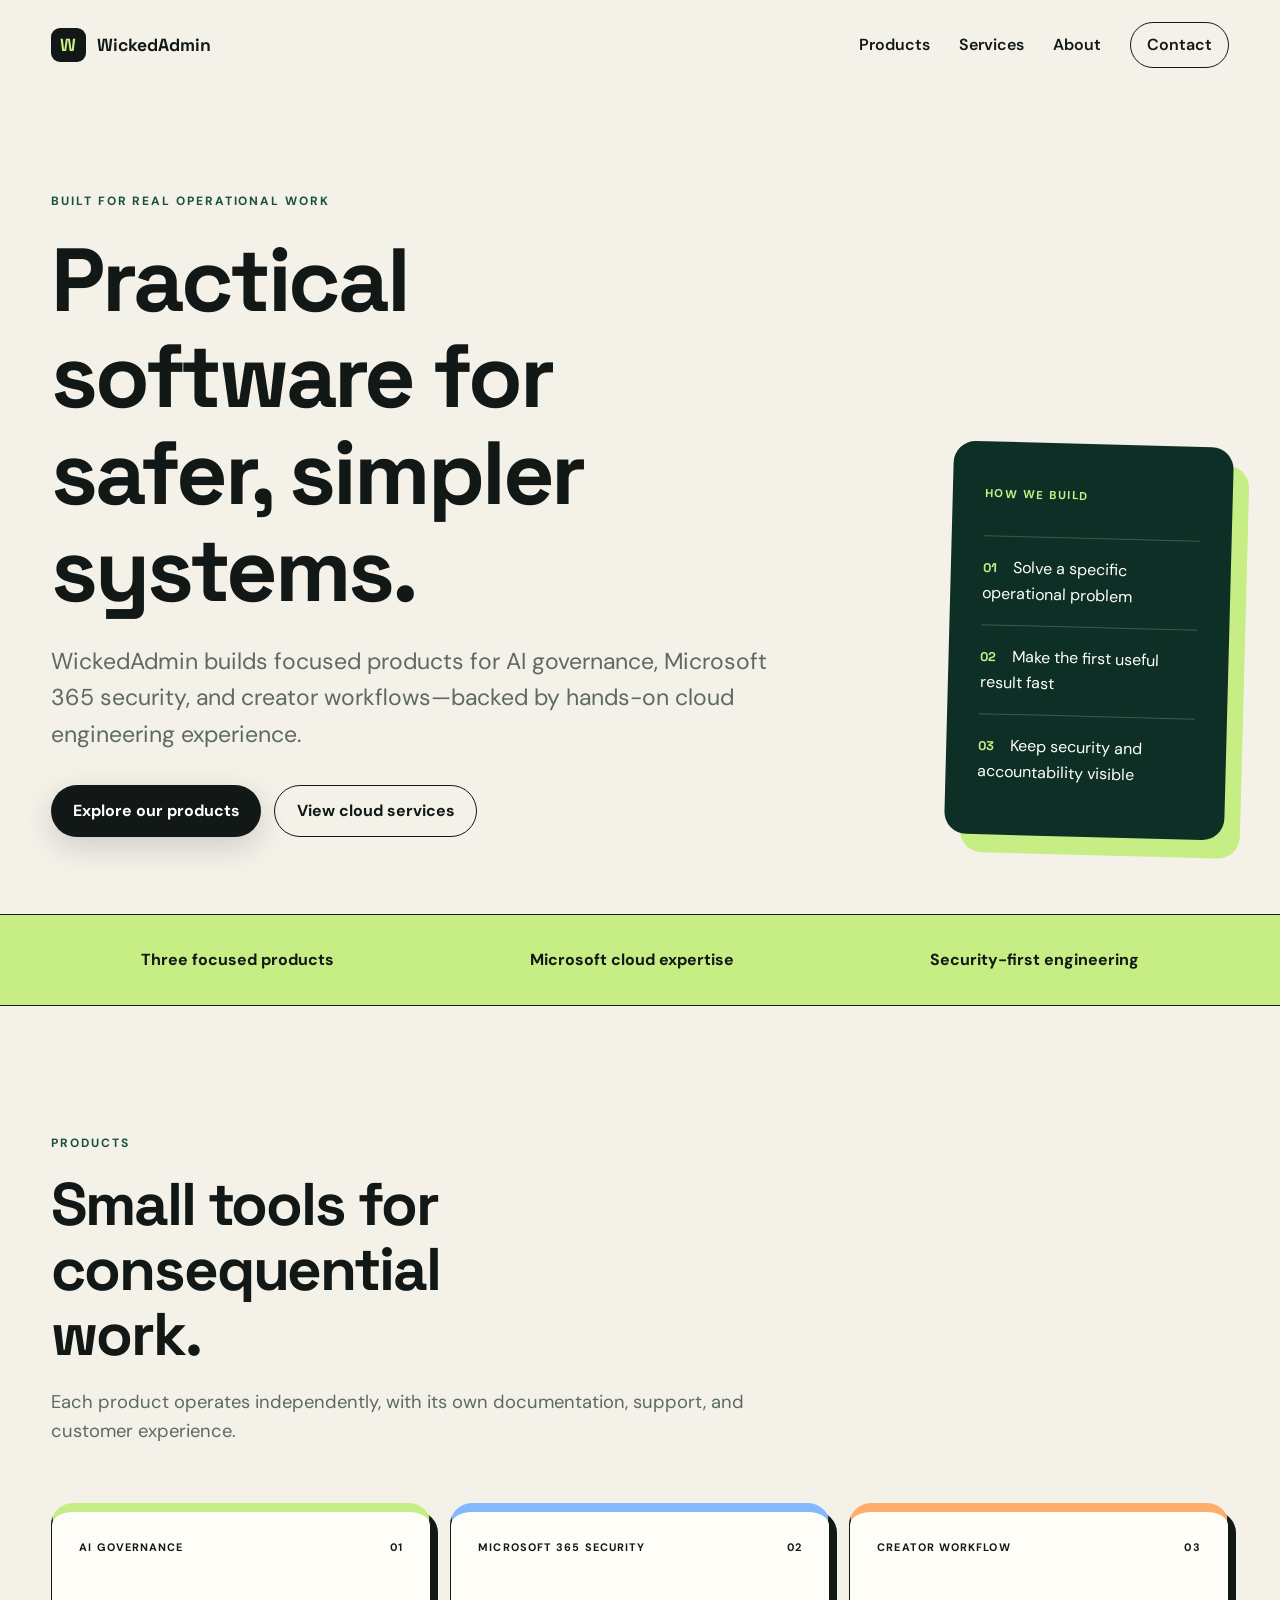
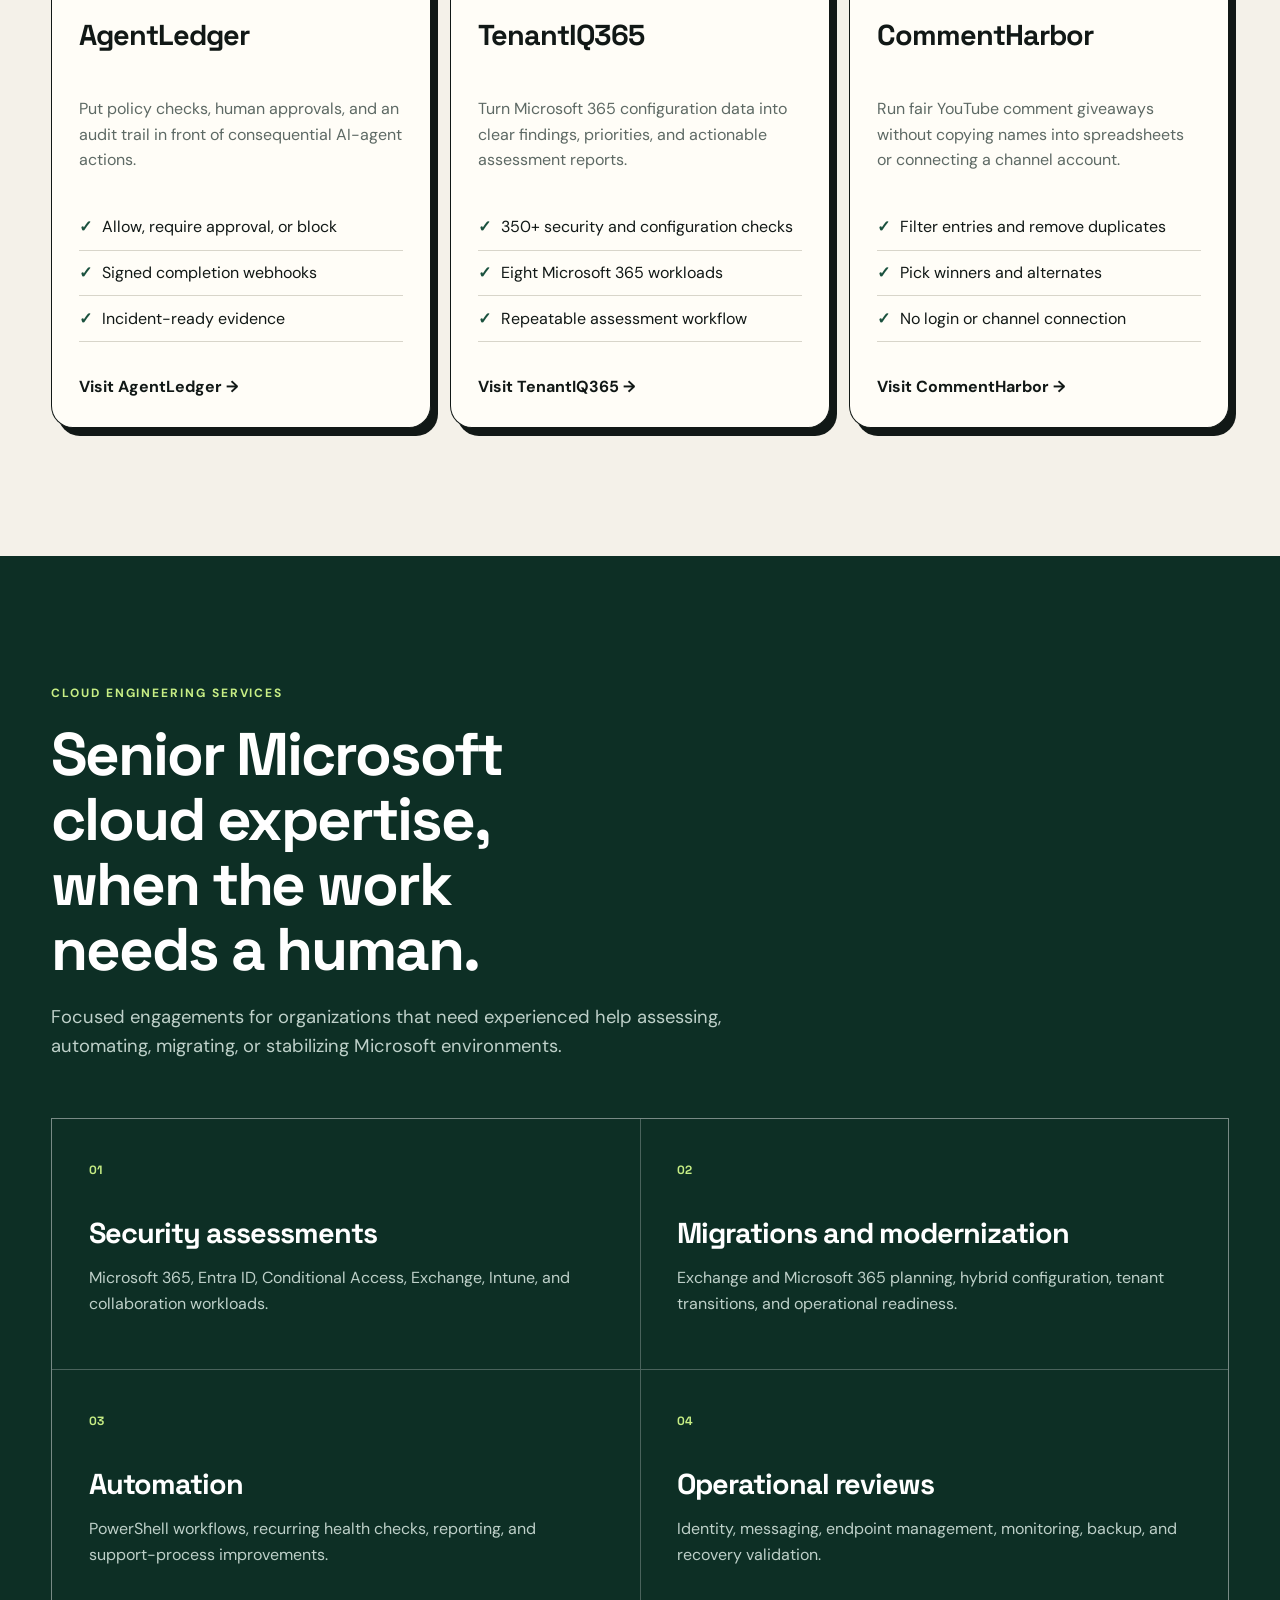
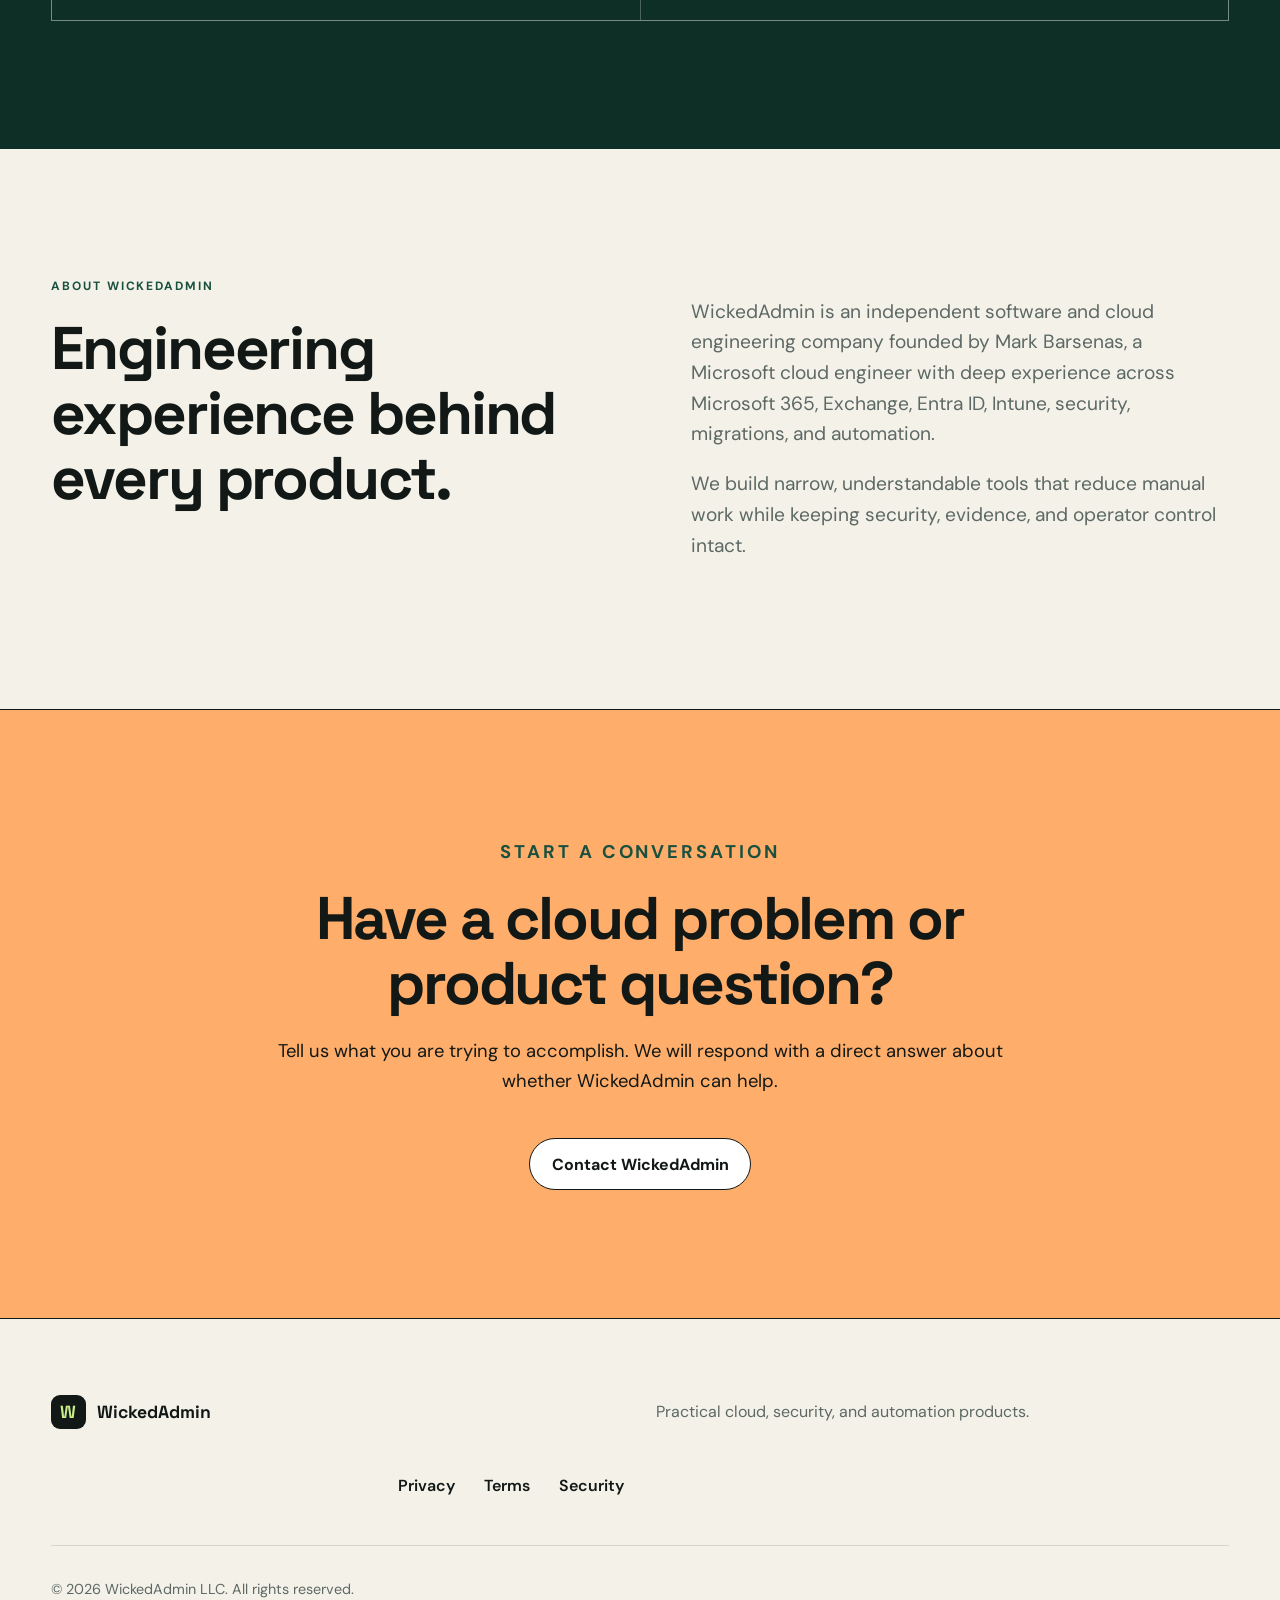
<file: index.html>
<!doctype html>
<html lang="en">
<head>
  <meta charset="utf-8">
  <meta name="viewport" content="width=device-width, initial-scale=1">
  <meta name="description" content="WickedAdmin builds practical security, governance, and automation products for modern technical teams.">
  <title>WickedAdmin | Practical Cloud and Automation Products</title>
  <link rel="preconnect" href="https://fonts.googleapis.com">
  <link rel="preconnect" href="https://fonts.gstatic.com" crossorigin>
  <link href="https://fonts.googleapis.com/css2?family=DM+Sans:wght@400;500;600;700&family=Space+Grotesk:wght@500;600;700&display=swap" rel="stylesheet">
  <link rel="stylesheet" href="styles.css">
</head>
<body>
  <header class="site-header">
    <a class="brand" href="#top" aria-label="WickedAdmin home">
      <span class="brand-mark">W</span>
      <span>WickedAdmin</span>
    </a>
    <button class="nav-toggle" aria-expanded="false" aria-controls="site-nav">Menu</button>
    <nav id="site-nav" aria-label="Primary navigation">
      <a href="#products">Products</a>
      <a href="#services">Services</a>
      <a href="#about">About</a>
      <a class="nav-cta" href="#contact">Contact</a>
    </nav>
  </header>

  <main id="top">
    <section class="hero">
      <div class="hero-copy">
        <p class="eyebrow">Built for real operational work</p>
        <h1>Practical software for safer, simpler systems.</h1>
        <p class="hero-lede">WickedAdmin builds focused products for AI governance, Microsoft 365 security, and creator workflows—backed by hands-on cloud engineering experience.</p>
        <div class="hero-actions">
          <a class="button button-primary" href="#products">Explore our products</a>
          <a class="button button-secondary" href="#services">View cloud services</a>
        </div>
      </div>
      <aside class="hero-panel" aria-label="WickedAdmin operating principles">
        <p class="panel-label">How we build</p>
        <ul>
          <li><span>01</span> Solve a specific operational problem</li>
          <li><span>02</span> Make the first useful result fast</li>
          <li><span>03</span> Keep security and accountability visible</li>
        </ul>
      </aside>
    </section>

    <section class="proof-strip" aria-label="Company focus">
      <p>Three focused products</p>
      <p>Microsoft cloud expertise</p>
      <p>Security-first engineering</p>
    </section>

    <section class="section" id="products">
      <div class="section-heading">
        <p class="eyebrow">Products</p>
        <h2>Small tools for consequential work.</h2>
        <p>Each product operates independently, with its own documentation, support, and customer experience.</p>
      </div>

      <div class="product-grid">
        <article class="product-card product-agentledger">
          <div class="product-topline"><span>AI governance</span><span>01</span></div>
          <h3>AgentLedger</h3>
          <p>Put policy checks, human approvals, and an audit trail in front of consequential AI-agent actions.</p>
          <ul class="feature-list">
            <li>Allow, require approval, or block</li>
            <li>Signed completion webhooks</li>
            <li>Incident-ready evidence</li>
          </ul>
          <a class="text-link" href="https://agentledgersecurity.com">Visit AgentLedger <span aria-hidden="true">→</span></a>
        </article>

        <article class="product-card product-tenantiq">
          <div class="product-topline"><span>Microsoft 365 security</span><span>02</span></div>
          <h3>TenantIQ365</h3>
          <p>Turn Microsoft 365 configuration data into clear findings, priorities, and actionable assessment reports.</p>
          <ul class="feature-list">
            <li>350+ security and configuration checks</li>
            <li>Eight Microsoft 365 workloads</li>
            <li>Repeatable assessment workflow</li>
          </ul>
          <a class="text-link" href="https://tenantiq365.com">Visit TenantIQ365 <span aria-hidden="true">→</span></a>
        </article>

        <article class="product-card product-commentharbor">
          <div class="product-topline"><span>Creator workflow</span><span>03</span></div>
          <h3>CommentHarbor</h3>
          <p>Run fair YouTube comment giveaways without copying names into spreadsheets or connecting a channel account.</p>
          <ul class="feature-list">
            <li>Filter entries and remove duplicates</li>
            <li>Pick winners and alternates</li>
            <li>No login or channel connection</li>
          </ul>
          <a class="text-link" href="https://commentharbor.com">Visit CommentHarbor <span aria-hidden="true">→</span></a>
        </article>
      </div>
    </section>

    <section class="section section-dark" id="services">
      <div class="section-heading">
        <p class="eyebrow">Cloud engineering services</p>
        <h2>Senior Microsoft cloud expertise, when the work needs a human.</h2>
        <p>Focused engagements for organizations that need experienced help assessing, automating, migrating, or stabilizing Microsoft environments.</p>
      </div>
      <div class="service-grid">
        <article><span>01</span><h3>Security assessments</h3><p>Microsoft 365, Entra ID, Conditional Access, Exchange, Intune, and collaboration workloads.</p></article>
        <article><span>02</span><h3>Migrations and modernization</h3><p>Exchange and Microsoft 365 planning, hybrid configuration, tenant transitions, and operational readiness.</p></article>
        <article><span>03</span><h3>Automation</h3><p>PowerShell workflows, recurring health checks, reporting, and support-process improvements.</p></article>
        <article><span>04</span><h3>Operational reviews</h3><p>Identity, messaging, endpoint management, monitoring, backup, and recovery validation.</p></article>
      </div>
    </section>

    <section class="section about" id="about">
      <div>
        <p class="eyebrow">About WickedAdmin</p>
        <h2>Engineering experience behind every product.</h2>
      </div>
      <div class="about-copy">
        <p>WickedAdmin is an independent software and cloud engineering company founded by Mark Barsenas, a Microsoft cloud engineer with deep experience across Microsoft 365, Exchange, Entra ID, Intune, security, migrations, and automation.</p>
        <p>We build narrow, understandable tools that reduce manual work while keeping security, evidence, and operator control intact.</p>
      </div>
    </section>

    <section class="contact-section" id="contact">
      <p class="eyebrow">Start a conversation</p>
      <h2>Have a cloud problem or product question?</h2>
      <p>Tell us what you are trying to accomplish. We will respond with a direct answer about whether WickedAdmin can help.</p>
      <a class="button button-light" href="mailto:mbarsenas@gmail.com?subject=WickedAdmin%20inquiry">Contact WickedAdmin</a>
    </section>
  </main>

  <footer>
    <a class="brand footer-brand" href="#top"><span class="brand-mark">W</span><span>WickedAdmin</span></a>
    <p>Practical cloud, security, and automation products.</p>
    <nav aria-label="Footer navigation">
      <a href="privacy.html">Privacy</a>
      <a href="terms.html">Terms</a>
      <a href="security.html">Security</a>
    </nav>
    <p class="copyright">© <span id="year"></span> WickedAdmin LLC. All rights reserved.</p>
  </footer>
  <script src="script.js"></script>
</body>
</html>
</file>
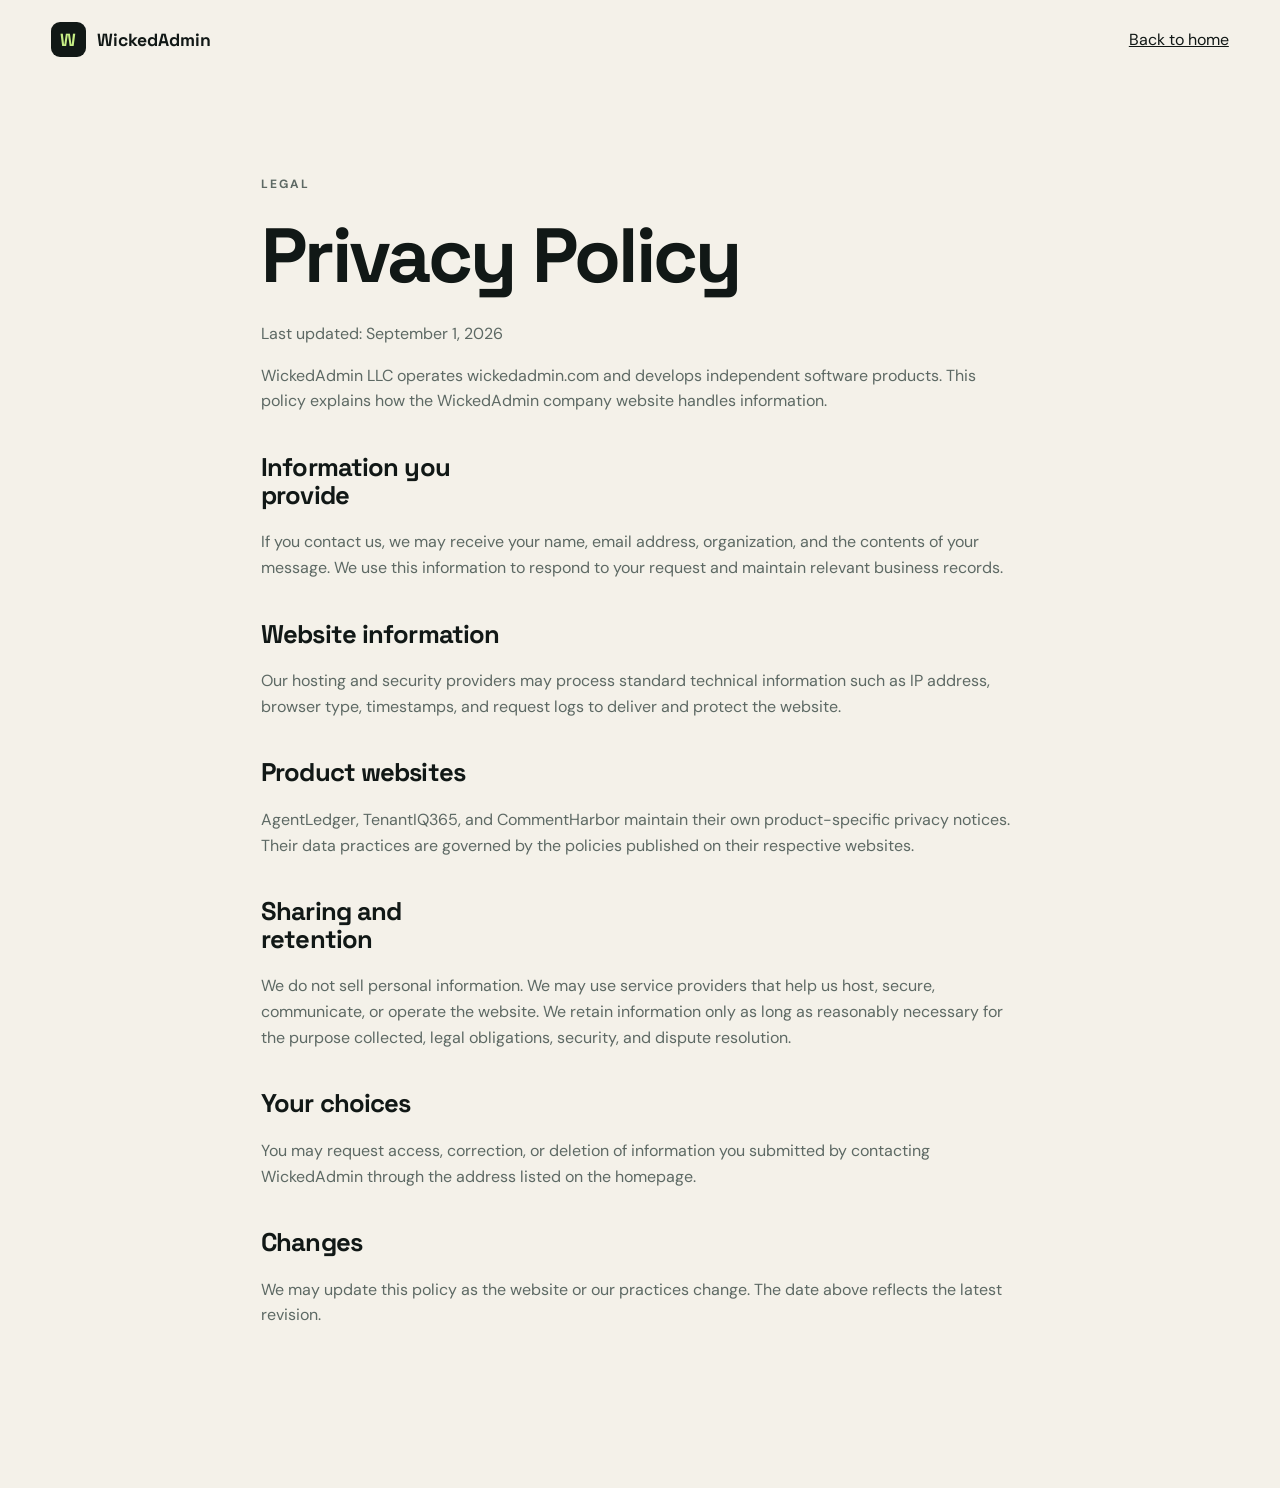
<file: privacy.html>
<!doctype html><html lang="en"><head><meta charset="utf-8"><meta name="viewport" content="width=device-width,initial-scale=1"><title>Privacy | WickedAdmin</title><link rel="preconnect" href="https://fonts.googleapis.com"><link rel="preconnect" href="https://fonts.gstatic.com" crossorigin><link href="https://fonts.googleapis.com/css2?family=DM+Sans:wght@400;500;600;700&family=Space+Grotesk:wght@500;600;700&display=swap" rel="stylesheet"><link rel="stylesheet" href="styles.css"></head><body><header class="site-header"><a class="brand" href="index.html"><span class="brand-mark">W</span><span>WickedAdmin</span></a><a href="index.html">Back to home</a></header><main class="legal-main"><p class="eyebrow">Legal</p><h1>Privacy Policy</h1><p>Last updated: September 1, 2026</p><p>WickedAdmin LLC operates wickedadmin.com and develops independent software products. This policy explains how the WickedAdmin company website handles information.</p><h2>Information you provide</h2><p>If you contact us, we may receive your name, email address, organization, and the contents of your message. We use this information to respond to your request and maintain relevant business records.</p><h2>Website information</h2><p>Our hosting and security providers may process standard technical information such as IP address, browser type, timestamps, and request logs to deliver and protect the website.</p><h2>Product websites</h2><p>AgentLedger, TenantIQ365, and CommentHarbor maintain their own product-specific privacy notices. Their data practices are governed by the policies published on their respective websites.</p><h2>Sharing and retention</h2><p>We do not sell personal information. We may use service providers that help us host, secure, communicate, or operate the website. We retain information only as long as reasonably necessary for the purpose collected, legal obligations, security, and dispute resolution.</p><h2>Your choices</h2><p>You may request access, correction, or deletion of information you submitted by contacting WickedAdmin through the address listed on the homepage.</p><h2>Changes</h2><p>We may update this policy as the website or our practices change. The date above reflects the latest revision.</p></main></body></html>
</file>
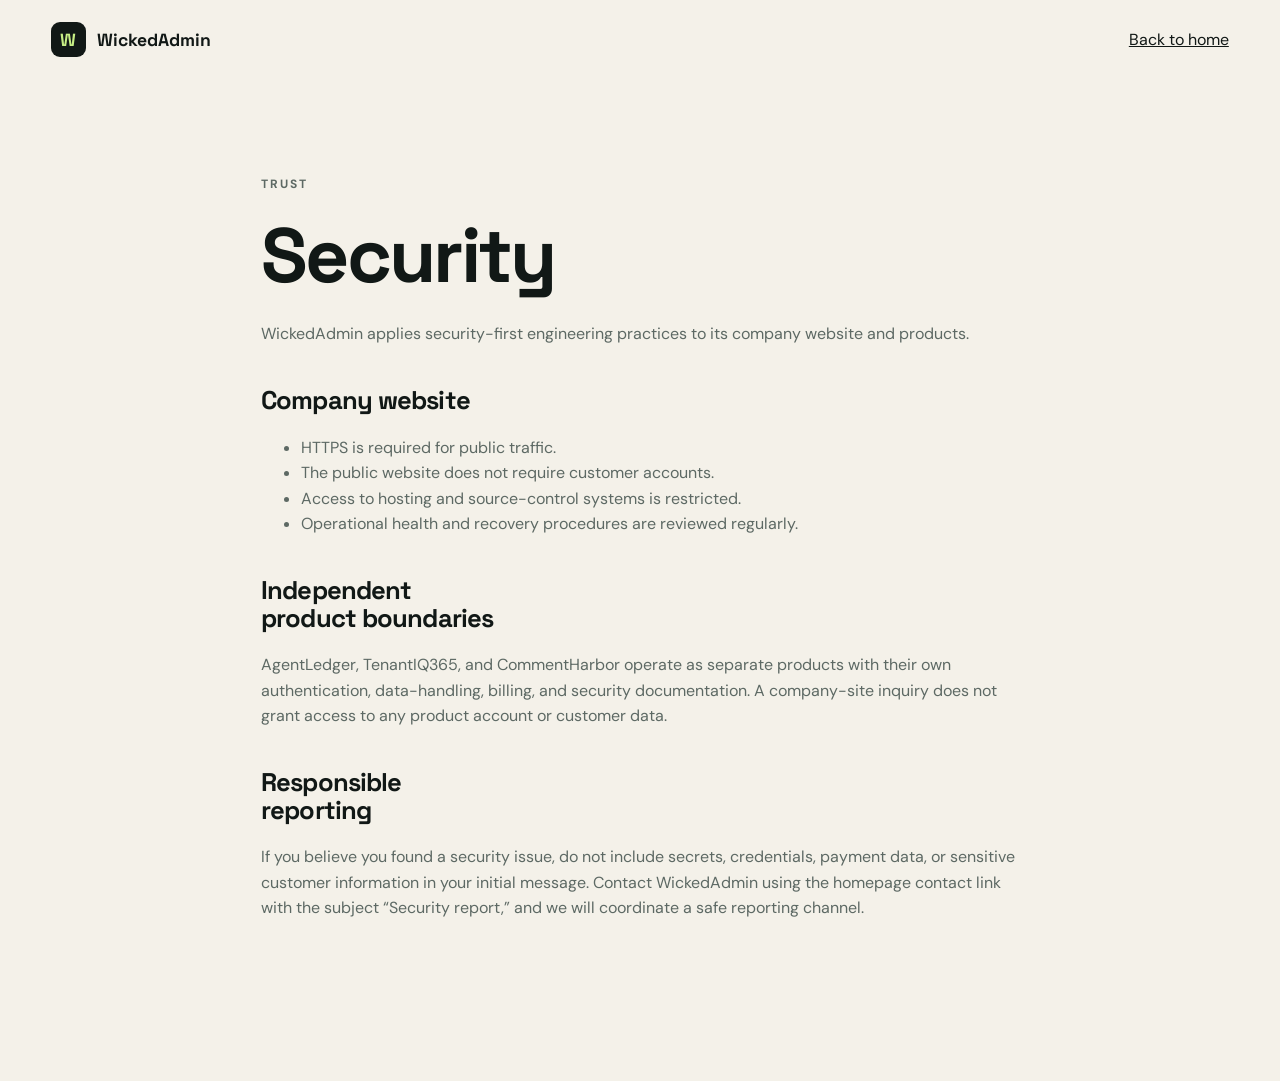
<file: security.html>
<!doctype html><html lang="en"><head><meta charset="utf-8"><meta name="viewport" content="width=device-width,initial-scale=1"><title>Security | WickedAdmin</title><link rel="preconnect" href="https://fonts.googleapis.com"><link rel="preconnect" href="https://fonts.gstatic.com" crossorigin><link href="https://fonts.googleapis.com/css2?family=DM+Sans:wght@400;500;600;700&family=Space+Grotesk:wght@500;600;700&display=swap" rel="stylesheet"><link rel="stylesheet" href="styles.css"></head><body><header class="site-header"><a class="brand" href="index.html"><span class="brand-mark">W</span><span>WickedAdmin</span></a><a href="index.html">Back to home</a></header><main class="legal-main"><p class="eyebrow">Trust</p><h1>Security</h1><p>WickedAdmin applies security-first engineering practices to its company website and products.</p><h2>Company website</h2><ul><li>HTTPS is required for public traffic.</li><li>The public website does not require customer accounts.</li><li>Access to hosting and source-control systems is restricted.</li><li>Operational health and recovery procedures are reviewed regularly.</li></ul><h2>Independent product boundaries</h2><p>AgentLedger, TenantIQ365, and CommentHarbor operate as separate products with their own authentication, data-handling, billing, and security documentation. A company-site inquiry does not grant access to any product account or customer data.</p><h2>Responsible reporting</h2><p>If you believe you found a security issue, do not include secrets, credentials, payment data, or sensitive customer information in your initial message. Contact WickedAdmin using the homepage contact link with the subject “Security report,” and we will coordinate a safe reporting channel.</p></main></body></html>
</file>
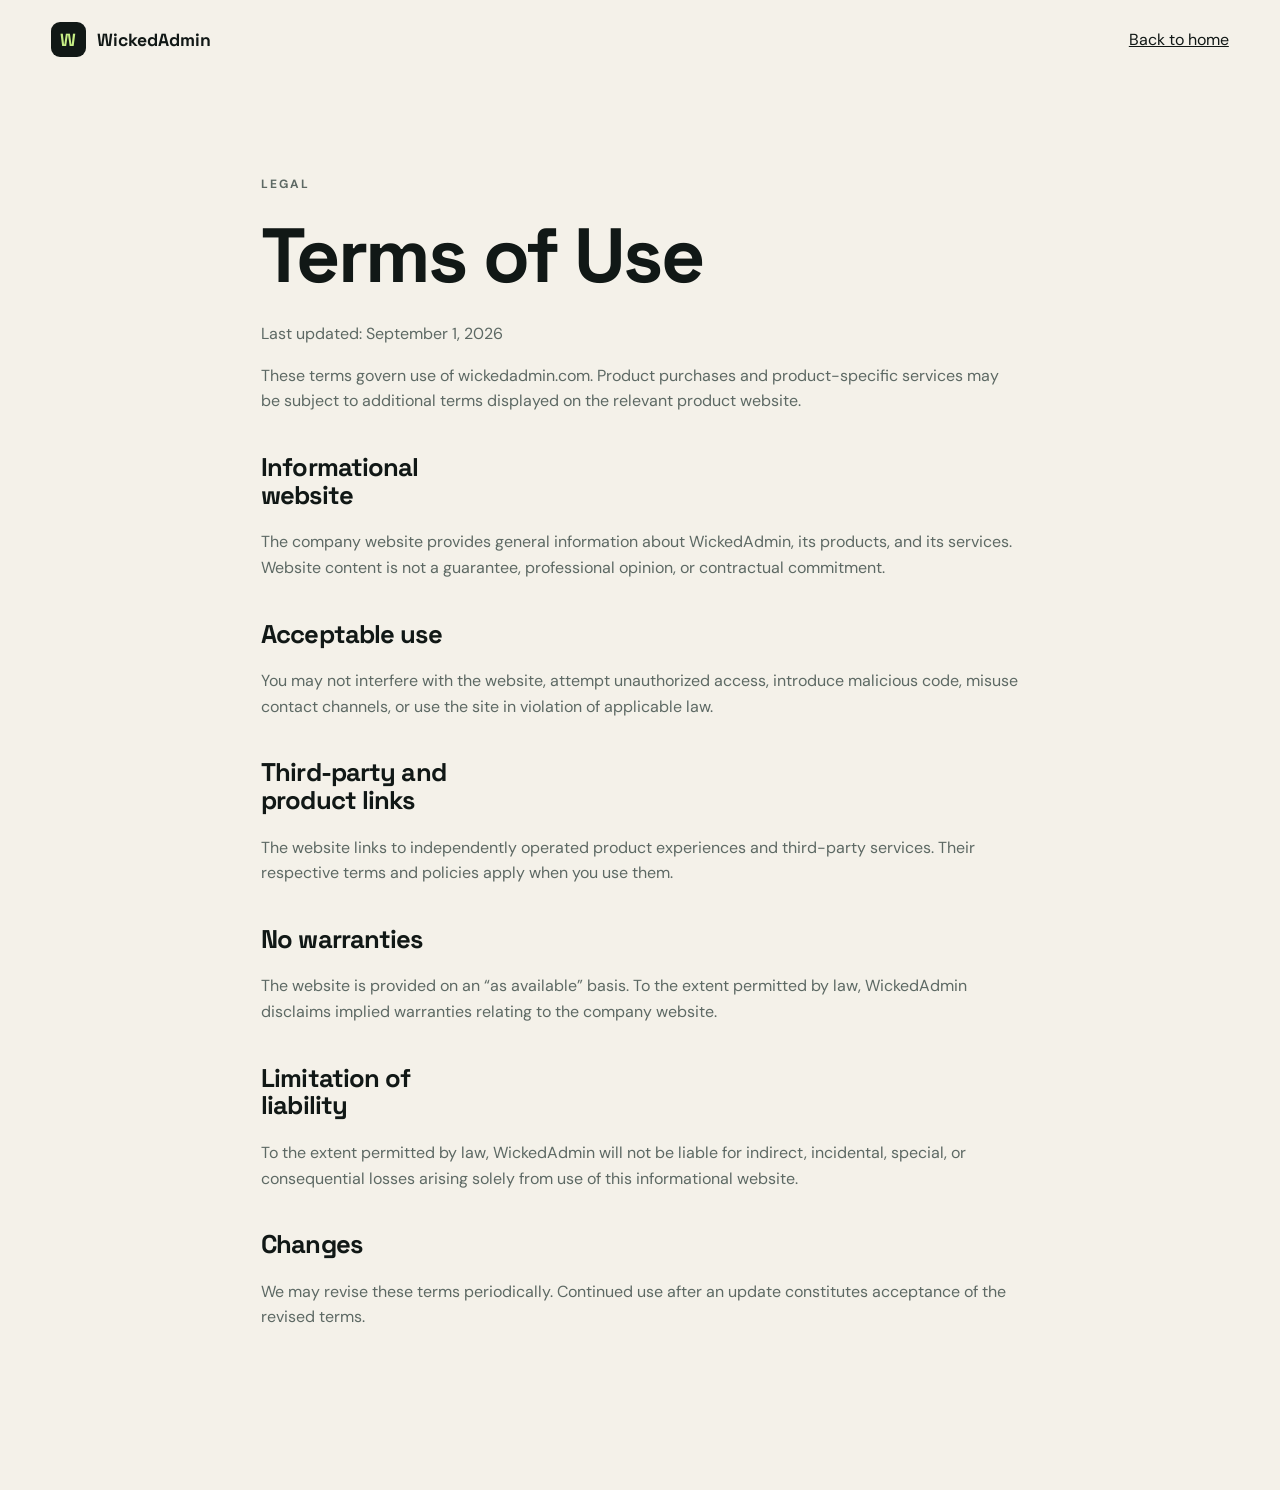
<file: terms.html>
<!doctype html><html lang="en"><head><meta charset="utf-8"><meta name="viewport" content="width=device-width,initial-scale=1"><title>Terms | WickedAdmin</title><link rel="preconnect" href="https://fonts.googleapis.com"><link rel="preconnect" href="https://fonts.gstatic.com" crossorigin><link href="https://fonts.googleapis.com/css2?family=DM+Sans:wght@400;500;600;700&family=Space+Grotesk:wght@500;600;700&display=swap" rel="stylesheet"><link rel="stylesheet" href="styles.css"></head><body><header class="site-header"><a class="brand" href="index.html"><span class="brand-mark">W</span><span>WickedAdmin</span></a><a href="index.html">Back to home</a></header><main class="legal-main"><p class="eyebrow">Legal</p><h1>Terms of Use</h1><p>Last updated: September 1, 2026</p><p>These terms govern use of wickedadmin.com. Product purchases and product-specific services may be subject to additional terms displayed on the relevant product website.</p><h2>Informational website</h2><p>The company website provides general information about WickedAdmin, its products, and its services. Website content is not a guarantee, professional opinion, or contractual commitment.</p><h2>Acceptable use</h2><p>You may not interfere with the website, attempt unauthorized access, introduce malicious code, misuse contact channels, or use the site in violation of applicable law.</p><h2>Third-party and product links</h2><p>The website links to independently operated product experiences and third-party services. Their respective terms and policies apply when you use them.</p><h2>No warranties</h2><p>The website is provided on an “as available” basis. To the extent permitted by law, WickedAdmin disclaims implied warranties relating to the company website.</p><h2>Limitation of liability</h2><p>To the extent permitted by law, WickedAdmin will not be liable for indirect, incidental, special, or consequential losses arising solely from use of this informational website.</p><h2>Changes</h2><p>We may revise these terms periodically. Continued use after an update constitutes acceptance of the revised terms.</p></main></body></html>
</file>
<file: styles.css>
:root {
  --ink: #111816;
  --muted: #5d6964;
  --paper: #f4f1e9;
  --card: #fffdf7;
  --line: #d8d5ca;
  --green: #1a513e;
  --green-deep: #0d2f25;
  --lime: #c7ee85;
  --blue: #86b8ff;
  --orange: #ffad6b;
  --radius: 22px;
}

* { box-sizing: border-box; }
html { scroll-behavior: smooth; }
body { margin: 0; background: var(--paper); color: var(--ink); font-family: "DM Sans", sans-serif; line-height: 1.6; }
a { color: inherit; }
h1, h2, h3 { font-family: "Space Grotesk", sans-serif; line-height: 1.08; letter-spacing: -0.035em; margin-top: 0; }
h1 { font-size: clamp(3.25rem, 7vw, 6.8rem); max-width: 12ch; margin-bottom: 1.5rem; }
h2 { font-size: clamp(2.3rem, 4.7vw, 4.6rem); max-width: 14ch; margin-bottom: 1.25rem; }
h3 { font-size: 1.8rem; }

.site-header { display: flex; align-items: center; justify-content: space-between; max-width: 1440px; margin: auto; padding: 1.4rem 4vw; }
.brand { display: inline-flex; align-items: center; gap: .7rem; font: 700 1.1rem "Space Grotesk", sans-serif; text-decoration: none; }
.brand-mark { display: grid; place-items: center; width: 2.15rem; height: 2.15rem; border-radius: 9px; background: var(--ink); color: var(--lime); }
.site-header nav, footer nav { display: flex; align-items: center; gap: 1.8rem; }
.site-header nav a, footer nav a { text-decoration: none; font-weight: 600; }
.site-header nav a:hover, footer nav a:hover { color: var(--green); }
.nav-cta { border: 1px solid var(--ink); border-radius: 999px; padding: .55rem 1rem; }
.nav-toggle { display: none; border: 1px solid var(--ink); background: transparent; border-radius: 999px; padding: .5rem .9rem; font: inherit; }

.hero { min-height: 77vh; display: grid; grid-template-columns: minmax(0, 1.5fr) minmax(280px, .5fr); gap: 5vw; align-items: end; max-width: 1440px; margin: auto; padding: 8vw 4vw 6vw; }
.eyebrow { text-transform: uppercase; letter-spacing: .16em; font-size: .75rem; font-weight: 700; color: var(--green); margin: 0 0 1.25rem; }
.hero-lede { max-width: 720px; font-size: clamp(1.08rem, 1.8vw, 1.45rem); color: var(--muted); }
.hero-actions { display: flex; flex-wrap: wrap; gap: .8rem; margin-top: 2rem; }
.button { display: inline-flex; align-items: center; justify-content: center; min-height: 3.25rem; padding: .75rem 1.35rem; border-radius: 999px; font-weight: 700; text-decoration: none; transition: transform .2s, box-shadow .2s; }
.button:hover { transform: translateY(-2px); }
.button-primary { background: var(--ink); color: white; box-shadow: 0 10px 30px rgb(17 24 22 / .16); }
.button-secondary { border: 1px solid var(--ink); }
.hero-panel { background: var(--green-deep); color: white; border-radius: var(--radius); padding: 2rem; transform: rotate(1.5deg); box-shadow: 16px 18px 0 var(--lime); }
.panel-label { color: var(--lime); font-weight: 700; text-transform: uppercase; letter-spacing: .13em; font-size: .72rem; }
.hero-panel ul { list-style: none; margin: 2rem 0 0; padding: 0; }
.hero-panel li { border-top: 1px solid rgb(255 255 255 / .2); padding: 1.15rem 0; }
.hero-panel li span { color: var(--lime); margin-right: .75rem; font: 700 .8rem "Space Grotesk"; }

.proof-strip { display: flex; justify-content: space-around; gap: 1rem; padding: 1rem 4vw; background: var(--lime); border-block: 1px solid var(--ink); font-weight: 700; text-align: center; }
.section { max-width: 1440px; margin: auto; padding: 8rem 4vw; }
.section-heading { max-width: 860px; margin-bottom: 3.5rem; }
.section-heading > p:last-child { color: var(--muted); font-size: 1.15rem; max-width: 700px; }
.product-grid { display: grid; grid-template-columns: repeat(3, 1fr); gap: 1.2rem; }
.product-card { display: flex; flex-direction: column; min-height: 500px; padding: 1.7rem; border: 1px solid var(--ink); border-radius: var(--radius); background: var(--card); box-shadow: 7px 8px 0 var(--ink); }
.product-agentledger { border-top: 9px solid var(--lime); }
.product-tenantiq { border-top: 9px solid var(--blue); }
.product-commentharbor { border-top: 9px solid var(--orange); }
.product-topline { display: flex; justify-content: space-between; margin-bottom: 4rem; text-transform: uppercase; letter-spacing: .1em; font-size: .68rem; font-weight: 700; }
.product-card p { color: var(--muted); }
.feature-list { list-style: none; margin: 1rem 0 2rem; padding: 0; }
.feature-list li { padding: .6rem 0; border-bottom: 1px solid var(--line); }
.feature-list li::before { content: "✓"; color: var(--green); font-weight: 700; margin-right: .6rem; }
.text-link { margin-top: auto; font-weight: 700; text-decoration: none; }
.text-link:hover { text-decoration: underline; }

.section-dark { max-width: none; background: var(--green-deep); color: white; }
.section-dark > * { max-width: 1325px; margin-left: auto; margin-right: auto; }
.section-dark .eyebrow { color: var(--lime); }
.section-dark .section-heading > p:last-child { color: #bed0c9; }
.service-grid { display: grid; grid-template-columns: repeat(2, 1fr); gap: 1px; background: rgb(255 255 255 / .25); border: 1px solid rgb(255 255 255 / .25); }
.service-grid article { padding: 2.3rem; background: var(--green-deep); }
.service-grid article > span { color: var(--lime); font: 700 .75rem "Space Grotesk"; }
.service-grid h3 { margin: 2.3rem 0 .8rem; }
.service-grid p { color: #bed0c9; }

.about { display: grid; grid-template-columns: 1fr 1fr; gap: 8vw; }
.about-copy { font-size: 1.2rem; color: var(--muted); }
.contact-section { padding: 8rem 4vw; text-align: center; background: var(--orange); border-block: 1px solid var(--ink); }
.contact-section h2, .contact-section p { max-width: 750px; margin-left: auto; margin-right: auto; }
.contact-section p { font-size: 1.15rem; }
.button-light { margin-top: 1.5rem; background: white; border: 1px solid var(--ink); }

footer { display: grid; grid-template-columns: 1fr 1fr; gap: 2rem; align-items: center; max-width: 1440px; margin: auto; padding: 4rem 4vw 2rem; }
.footer-brand { width: fit-content; }
footer > p { color: var(--muted); }
footer nav { justify-self: end; }
.copyright { grid-column: 1 / -1; padding-top: 2rem; border-top: 1px solid var(--line); font-size: .9rem; }

.legal-main { max-width: 860px; margin: auto; padding: 6rem 4vw 9rem; }
.legal-main h1 { font-size: clamp(2.7rem, 6vw, 5rem); }
.legal-main h2 { font-size: 1.6rem; margin-top: 2.5rem; }
.legal-main p, .legal-main li { color: var(--muted); }

@media (max-width: 900px) {
  .hero { grid-template-columns: 1fr; padding-top: 5rem; }
  .hero-panel { max-width: 480px; }
  .product-grid { grid-template-columns: 1fr; }
  .product-card { min-height: auto; }
  .product-topline { margin-bottom: 2.5rem; }
  .about { grid-template-columns: 1fr; gap: 1rem; }
}

@media (max-width: 680px) {
  .nav-toggle { display: block; }
  .site-header { position: relative; }
  .site-header nav { display: none; position: absolute; z-index: 5; top: 4.6rem; left: 4vw; right: 4vw; flex-direction: column; align-items: stretch; padding: 1rem; background: var(--card); border: 1px solid var(--ink); border-radius: 14px; box-shadow: 5px 6px 0 var(--ink); }
  .site-header nav.open { display: flex; }
  .proof-strip { flex-direction: column; gap: 0; }
  .proof-strip p { margin: .45rem; }
  .section { padding-top: 5rem; padding-bottom: 5rem; }
  .service-grid { grid-template-columns: 1fr; }
  footer { grid-template-columns: 1fr; }
  footer nav { justify-self: start; flex-wrap: wrap; }
  .copyright { grid-column: auto; }
}
</file>
